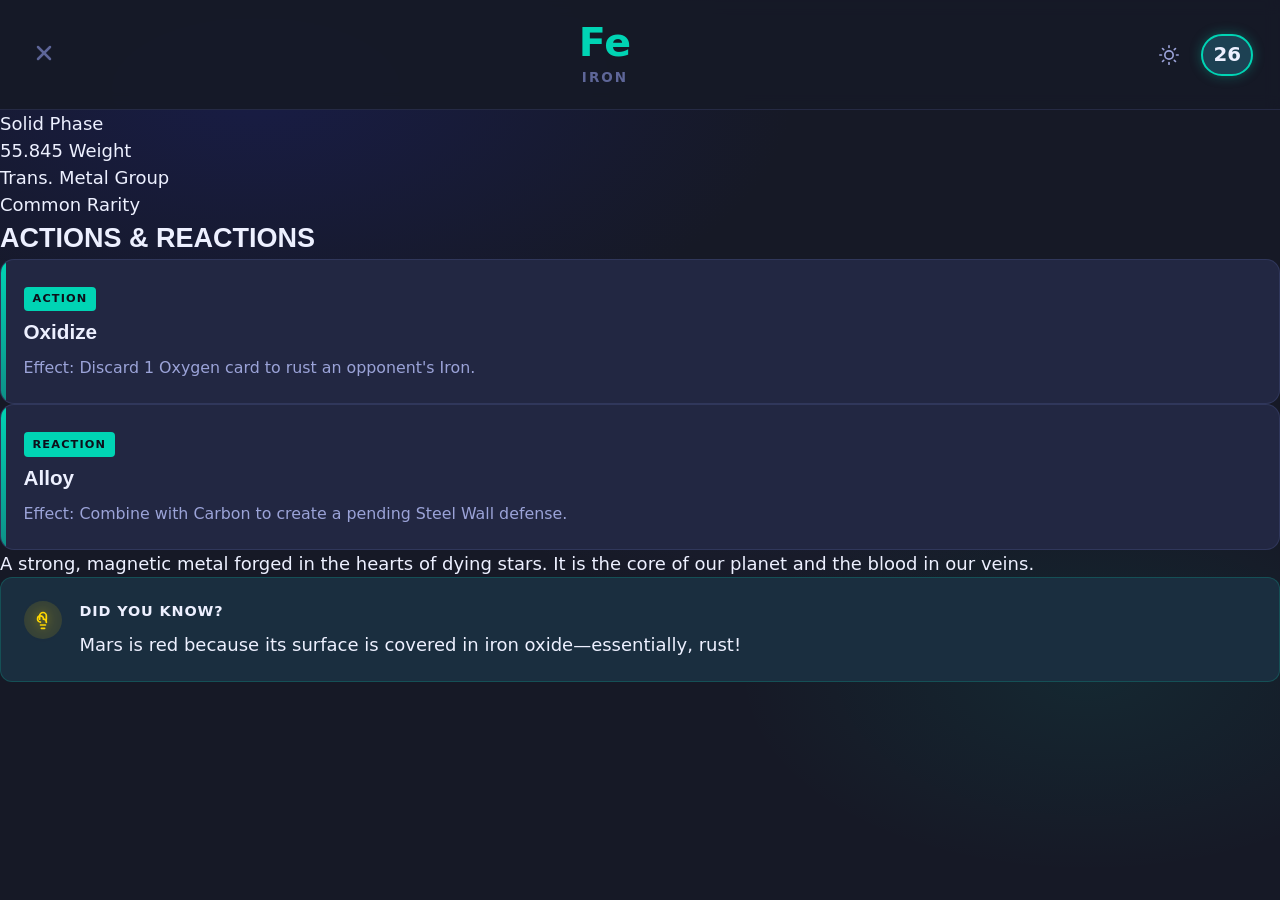
<file: Element.html>
<!DOCTYPE html>
<html lang="en">
<head>
    <meta charset="UTF-8">
    <meta name="viewport" content="width=device-width, initial-scale=1.0">
    <title>Element Dex - Iron</title>
    <!-- Modern typography inspired by Cyber-Lab and mobile applications -->
    <link href="https://fonts.googleapis.com/css2?family=Inter:wght@400;600;800&display=swap" rel="stylesheet">
    <link rel="stylesheet" href="styles.css">
</head>
<body>
    <!-- 
      The parent container sets the group via a data-attribute 
      which maps to CSS variables for dynamic coloring 
    -->
    <div class="app-container" data-group="transition-metal">
        
        <!-- Header Section (The "Identity Block") -->
        <header class="identity-block">
            <!-- Top Left: Large X button for redirect/close -->
            <button class="btn-close" aria-label="Close" onclick="window.location.href='index.html'">
                <svg width="24" height="24" viewBox="0 0 24 24" fill="none" stroke="currentColor" stroke-width="2.5" stroke-linecap="round" stroke-linejoin="round">
                    <line x1="18" y1="6" x2="6" y2="18"></line>
                    <line x1="6" y1="6" x2="18" y2="18"></line>
                </svg>
            </button>
            <div class="element-info">
                <div class="element-symbol">Fe</div>
                <div class="element-name">Iron</div>
            </div>
            <!-- Top Right: Actions & Atomic Number -->
            <div class="atomic-number-wrapper">
                <button class="btn-theme-toggle" id="theme-toggle" aria-label="Toggle Theme" style="margin-right: 0.75rem;">
                    <svg class="icon-sun" xmlns="http://www.w3.org/2000/svg" width="20" height="20" viewBox="0 0 24 24" fill="none" stroke="currentColor" stroke-width="2" stroke-linecap="round" stroke-linejoin="round" style="display:none;"><circle cx="12" cy="12" r="5"/><path d="M12 1v2M12 21v2M4.22 4.22l1.42 1.42M18.36 18.36l1.42 1.42M1 12h2M21 12h2M4.22 19.78l1.42-1.42M18.36 5.64l1.42-1.42"/></svg>
                    <svg class="icon-moon" xmlns="http://www.w3.org/2000/svg" width="20" height="20" viewBox="0 0 24 24" fill="none" stroke="currentColor" stroke-width="2" stroke-linecap="round" stroke-linejoin="round"><path d="M21 12.79A9 9 0 1 1 11.21 3 7 7 0 0 0 21 12.79z"/></svg>
                </button>
                <div class="atomic-number-glow">
                    <span class="atomic-number">26</span>
                </div>
            </div>
        </header>

        <main>
            <!-- Visual & Quick Stats (The "Visual Hook") -->
            <section class="visual-hook" aria-label="Bohr Model View">
                <div class="bohr-container skeleton" id="bohr-target">
                    <!-- Dynamic inline SVG is injected here via script.js -->
                </div>
            </section>

            <!-- Stat Grid -->
            <section class="stat-grid" aria-label="Element Stats">
                <div class="stat-card">
                    <span class="stat-value">Solid</span>
                    <span class="stat-label">Phase</span>
                </div>
                <div class="stat-card">
                    <span class="stat-value">55.845</span>
                    <span class="stat-label">Weight</span>
                </div>
                <div class="stat-card">
                    <span class="stat-value">Trans. Metal</span>
                    <span class="stat-label">Group</span>
                </div>
                <!-- Rarity determines styling adjustments -->
                <div class="stat-card rarity-common">
                    <span class="stat-value highlight-rarity">Common</span>
                    <span class="stat-label">Rarity</span>
                </div>
            </section>

            <!-- Gameplay Logic (The "Action Bar") -->
            <section class="action-bar" aria-label="Action Cards">
                <h2 class="section-title">ACTIONS & REACTIONS</h2>
                
                <!-- Action Card Variant -->
                <div class="interaction-card type-action">
                    <div class="card-header">
                        <span class="card-type-badge">Action</span>
                        <h3 class="card-title">Oxidize</h3>
                    </div>
                    <div class="card-body">
                        <p><span class="effect-label">Effect:</span> Discard 1 Oxygen card to rust an opponent's Iron.</p>
                    </div>
                </div>

                <!-- Reaction Card Variant -->
                <div class="interaction-card type-reaction">
                    <div class="card-header">
                        <span class="card-type-badge">Reaction</span>
                        <h3 class="card-title">Alloy</h3>
                    </div>
                    <div class="card-body">
                        <p><span class="effect-label">Effect:</span> Combine with Carbon to create a pending Steel Wall defense.</p>
                    </div>
                </div>
            </section>

            <!-- Content & Lore -->
            <section class="lore-section" aria-label="Element Lore">
                <p class="blurb">A strong, magnetic metal forged in the hearts of dying stars. It is the core of our planet and the blood in our veins.</p>
                
                <!-- Fun Fact Callout Box -->
                <div class="fun-fact">
                    <div class="icon-bulb-wrapper">
                        <svg class="icon-bulb" xmlns="http://www.w3.org/2000/svg" viewBox="0 0 24 24" fill="none" stroke="currentColor" stroke-width="2" stroke-linecap="round" stroke-linejoin="round">
                            <path d="M14 22h-4"></path>
                            <path d="M15 18h-6"></path>
                            <path d="M9 14.5a3.5 3.5 0 0 1-3.5-3.5v-.5a3.5 3.5 0 0 1 7 0v.5a3.5 3.5 0 0 1 3.5 3.5v.5"></path>
                            <path d="M16 11V7a4 4 0 0 0-8 0v4"></path>
                        </svg>
                    </div>
                    <div class="fact-content">
                        <strong>Did You Know?</strong>
                        <p>Mars is red because its surface is covered in iron oxide—essentially, rust!</p>
                    </div>
                </div>
            </section>
        </main>
    </div>

    <!-- Script loading -->
    <script src="script.js"></script>
</body>
</html>
</file>
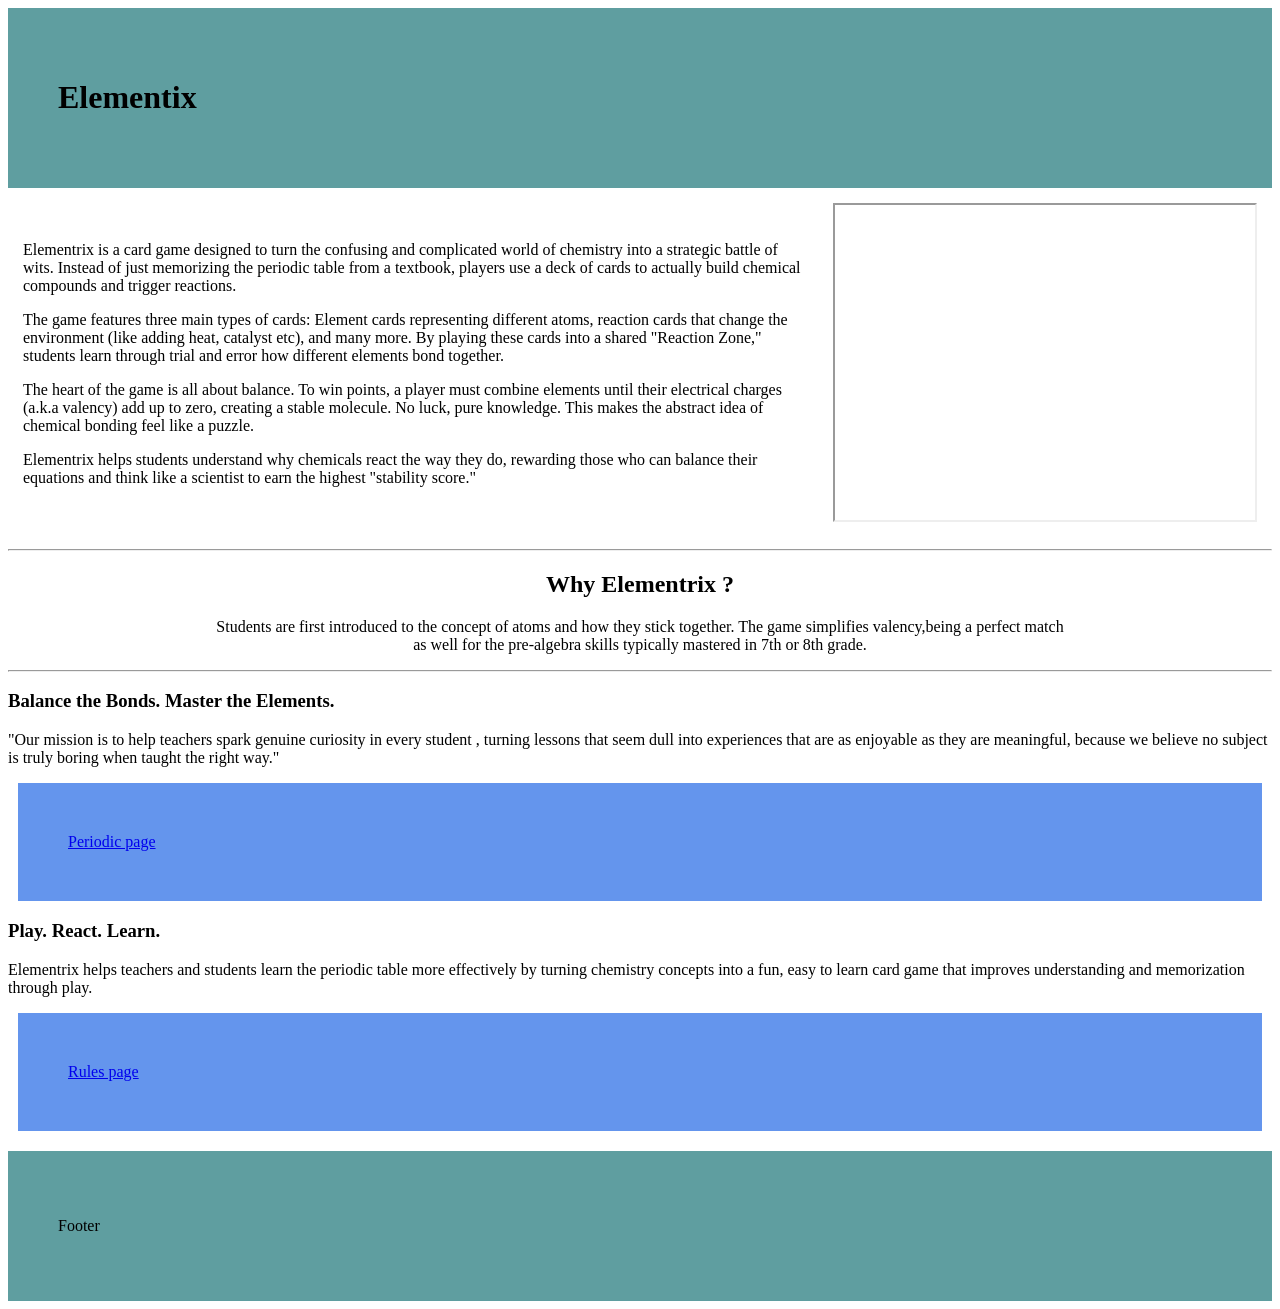
<file: home.html>
<!doctype html>
<html lang="en">
    <head>
        <meta charset="UTF-8" />
        <title>Elementrix</title>
        <link rel="stylesheet" href="index.css" />
    </head>
    <body>
        <header>
            <h1>Elementix</h1>
        </header>

        <!-- Presentation -->

        <div class="first">
            <section class="Text">
                <p>
                    Elementrix is a card game designed to turn the confusing and complicated world of chemistry into a
                    strategic battle of wits. Instead of just memorizing the periodic table from a textbook, players use
                    a deck of cards to actually build chemical compounds and trigger reactions.
                </p>

                <p>
                    The game features three main types of cards: Element cards representing different atoms, reaction
                    cards that change the environment (like adding heat, catalyst etc), and many more. By playing these
                    cards into a shared "Reaction Zone," students learn through trial and error how different elements
                    bond together.
                </p>

                <p>
                    The heart of the game is all about balance. To win points, a player must combine elements until
                    their electrical charges (a.k.a valency) add up to zero, creating a stable molecule. No luck, pure
                    knowledge. This makes the abstract idea of chemical bonding feel like a puzzle.
                </p>

                <p>
                    Elementrix helps students understand why chemicals react the way they do, rewarding those who can
                    balance their equations and think like a scientist to earn the highest "stability score."
                </p>
            </section>

            <section class="video">
                <iframe
                    title="demo presentation"
                    width="420"
                    height="315"
                    src="https://www.youtube.com/embed/AjWfY7SnMBI?playlist=AjWfY7SnMBI&loop=1&autoplay=1&mute=1">
                </iframe>
            </section>
        </div>

        <hr />

        <div class="second">
            <h2>Why Elementrix ?</h2>

            <p>
                Students are first introduced to the concept of atoms and how they stick together. The game simplifies
                valency,being a perfect match as well for the pre-algebra skills typically mastered in 7th or 8th grade.
            </p>
        </div>

        <hr />

        <h3>Balance the Bonds. Master the Elements.</h3>

        <!-- mission statement -->
        <p>
            "Our mission is to help teachers spark genuine curiosity in every student , turning lessons that seem dull
            into experiences that are as enjoyable as they are meaningful, because we believe no subject is truly boring
            when taught the right way."
        </p>

        <!-- Periodic page link -->

        <section class="link">
            <a href="Perdiodic_page.html">Periodic page</a>
        </section>

        <h3>Play. React. Learn.</h3>

        <!-- value proposition -->

        <p>
            Elementrix helps teachers and students learn the periodic table more effectively by turning chemistry
            concepts into a fun, easy to learn card game that improves understanding and memorization through play.
        </p>

        <!-- Rules page link -->
        <section class="link">
            <a
                href="https://raw.githubusercontent.com/saad-radouane/rules/91dd9d0f0ce6cebc691850deb32a2edc5c97f079/FINAL_RULE_MANUAL%20(10).docx"
                download>
                Rules page
            </a>
        </section>

        <!-- link to social media post -->

        <footer>
            <p>Footer</p>
        </footer>
    </body>
</html>
</file>
<file: styles.css>
/* ===== Visual Identity & Performance Configuration ===== */
:root {
    /* Theme: Light Tech Aesthetic */
    --bg-dark: #f8f9fa;
    --bg-subtle: #eef0f4;
    --card-bg: #ffffff;
    --card-bg-alt: #f4f6f9;
    --text-primary: #1c1c1e;
    --text-secondary: #4a4f7a;
    --text-muted: #8a8fa8;

    --card-border: rgba(0, 0, 0, 0.08);
    --card-border-hover: rgba(0, 0, 0, 0.18);

    /* Brand Colors */
    --teal: #00d4b4;
    --navy: #1a1f5e;
    --orange: #ff6b2b;
    --yellow: #f5e642;

    /* Element Group Colors */
    --alkali-metal: #ff4500;
    --alkaline-earth: #ffa500;
    --transition-metal: #00d4b4;
    --post-transition: #00cc66;
    --metalloid: #d4af00;
    --nonmetal: #9b36e8;
    --halogen: #e8003d;
    --noble-gas: #0088ff;
    --action-card: #ff6b2b;
    --condition-card: #d4af00;
    --functional-group: #cc1177;
    --fallback: #888888;

    --accent-color: var(--fallback);

    --glow-spread: 16px;
    --glow-opacity: 0.45;
    --shadow-deep: 0 10px 30px -10px rgba(0, 0, 0, 0.12);
    --shadow-card: 0 2px 8px rgba(0, 0, 0, 0.06);

    --header-bg: rgba(255, 255, 255, 0.88);
    --header-border: rgba(0, 0, 0, 0.07);
    --overlay-bg: rgba(210, 215, 230, 0.65);

    --tier-high: #e8a800;
    --tier-medium: #00b89a;
    --tier-low: #1a1f5e;
}

[data-theme="dark"] {
    --bg-dark: #161926;
    --bg-subtle: #1c2035;
    --card-bg: #222742;
    --card-bg-alt: #283050;
    --text-primary: #edf0ff;
    --text-secondary: #9ba3d8;
    --text-muted: #5e6698;

    --card-border: rgba(120, 135, 220, 0.16);
    --card-border-hover: rgba(120, 135, 220, 0.35);

    --glow-spread: 20px;
    --glow-opacity: 0.4;
    --shadow-deep: 0 20px 50px -10px rgba(0, 0, 0, 0.55);
    --shadow-card: 0 4px 16px rgba(0, 0, 0, 0.25);

    --header-bg: rgba(22, 25, 38, 0.92);
    --header-border: rgba(120, 135, 220, 0.14);
    --overlay-bg: rgba(14, 16, 30, 0.78);

    --tier-high: #f5c842;
    --tier-medium: #00d4b4;
    --tier-low: #7b8aff;
}

[data-group="alkali-metal"] {
    --accent-color: var(--alkali-metal);
}
[data-group="alkaline-earth"] {
    --accent-color: var(--alkaline-earth);
}
[data-group="transition-metal"] {
    --accent-color: var(--transition-metal);
}
[data-group="post-transition"] {
    --accent-color: var(--post-transition);
}
[data-group="metalloid"] {
    --accent-color: var(--metalloid);
}
[data-group="noble-gas"] {
    --accent-color: var(--noble-gas);
}
[data-group="nonmetal"] {
    --accent-color: var(--nonmetal);
}
[data-group="halogen"] {
    --accent-color: var(--halogen);
}
[data-group="action"] {
    --accent-color: var(--action-card);
}
[data-group="condition"] {
    --accent-color: var(--condition-card);
}
[data-group="functional-group"] {
    --accent-color: var(--functional-group);
}

html {
    font-size: 18px;
}

::selection {
    background-color: var(--teal);
    color: #0d0f1a;
}

*,
*::before,
*::after {
    box-sizing: border-box;
    margin: 0;
    padding: 0;
    -webkit-tap-highlight-color: transparent;
}

body {
    background-color: var(--bg-dark);
    color: var(--text-primary);
    font-family:
        "DM Sans",
        system-ui,
        -apple-system,
        sans-serif;
    line-height: 1.5;
    overflow-x: hidden;
    min-height: 100vh;
}

[data-theme="dark"] body {
    background-image: radial-gradient(ellipse 70% 50% at 20% 10%, rgba(26, 31, 94, 0.55) 0%, transparent 60%),
        radial-gradient(ellipse 50% 40% at 85% 75%, rgba(0, 212, 180, 0.08) 0%, transparent 55%),
        radial-gradient(ellipse 40% 30% at 60% 50%, rgba(123, 138, 255, 0.06) 0%, transparent 60%);
}

[data-theme="dark"] #app-content {
    position: relative;
}

h1,
h2,
h3,
h4,
h5,
h6,
.card-title,
.block-title,
.info-card h3 {
    font-family: "Nunito", sans-serif;
}

body,
.global-navbar,
.identity-block,
.periodic-tile,
.atomic-number-glow,
.interaction-card,
.fun-fact,
.media-box,
.info-card,
.tracker-section,
.player-card,
.search-bar,
.filter-btn {
    transition:
        background-color 0.35s ease,
        color 0.35s ease,
        border-color 0.35s ease,
        box-shadow 0.35s ease;
}

/* ===== NAVBAR ===== */
.global-navbar {
    position: fixed;
    top: 0;
    left: 0;
    width: 100%;
    height: 70px;
    background: var(--header-bg);
    backdrop-filter: blur(16px);
    -webkit-backdrop-filter: blur(16px);
    border-bottom: 1px solid var(--header-border);
    z-index: 100;
}

[data-theme="dark"] .global-navbar {
    box-shadow:
        0 1px 0 var(--header-border),
        0 4px 24px rgba(0, 0, 0, 0.3);
    background: rgba(22, 25, 38, 0.94);
}

.nav-content {
    max-width: 1200px;
    height: 100%;
    margin: 0 auto;
    padding: 0 1.5rem;
    display: flex;
    justify-content: space-between;
    align-items: center;
}

.logo {
    display: flex;
    align-items: center;
    gap: 0.5rem;
}

.logo h1 {
    font-family: "Exo 2", sans-serif;
    text-transform: uppercase;
    font-weight: 800;
    font-size: 1.4rem;
    letter-spacing: 0.1em;
    color: var(--text-primary);
}

[data-theme="dark"] .logo h1 {
    background: linear-gradient(90deg, var(--teal) 0%, #edf0ff 50%);
    -webkit-background-clip: text;
    -webkit-text-fill-color: transparent;
    background-clip: text;
}

.nav-links {
    display: flex;
    gap: 1.5rem;
}

.nav-tab {
    background: transparent;
    border: none;
    color: var(--text-secondary);
    font-family: "DM Sans", sans-serif;
    font-weight: 600;
    font-size: 0.95rem;
    cursor: pointer;
    padding: 0.5rem 0.25rem;
    position: relative;
    transition: color 0.25s ease;
}

.nav-tab:hover {
    color: var(--text-primary);
}
.nav-tab.active-tab {
    color: var(--text-primary);
}

.nav-tab.active-tab::after {
    content: "";
    position: absolute;
    bottom: -23px;
    left: 0;
    width: 100%;
    height: 3px;
    background: var(--teal);
    border-radius: 2px 2px 0 0;
}

.btn-theme-toggle {
    background: none;
    border: none;
    color: var(--text-secondary);
    cursor: pointer;
    padding: 0.5rem;
    transition:
        color 0.3s ease,
        transform 0.2s ease;
}
.btn-theme-toggle:hover {
    color: var(--text-primary);
    transform: scale(1.1) rotate(15deg);
}

/* ===== CONTENT ===== */
#app-content {
    width: 100%;
    max-width: 1200px;
    margin: 70px auto 3rem;
    padding: 0 1.5rem;
}

.view-panel {
    display: none;
    animation: fadeIn 0.35s ease forwards;
}
.view-panel.active-panel {
    display: block;
}

@keyframes fadeIn {
    from {
        opacity: 0;
        transform: translateY(8px);
    }
    to {
        opacity: 1;
        transform: translateY(0);
    }
}

.hidden {
    display: none !important;
}

/* ===== HOME ===== */
.home-hero {
    display: flex;
    align-items: center;
    justify-content: space-between;
    gap: 4rem;
    padding: 6rem 0;
}

.hero-content {
    flex: 1;
}

.hero-title {
    font-family: "Exo 2", sans-serif;
    text-transform: uppercase;
    font-size: 3.8rem;
    line-height: 1.05;
    font-weight: 800;
    margin-bottom: 1.5rem;
    color: var(--text-primary);
    letter-spacing: -0.02em;
}

.text-gradient {
    background: linear-gradient(100deg, var(--teal), var(--navy));
    -webkit-background-clip: text;
    -webkit-text-fill-color: transparent;
    background-clip: text;
    color: transparent;
}

[data-theme="dark"] .text-gradient {
    background: linear-gradient(100deg, var(--teal) 0%, #7b8aff 100%);
    -webkit-background-clip: text;
    -webkit-text-fill-color: transparent;
    background-clip: text;
    color: transparent;
}

.hero-desc {
    font-size: 1.05rem;
    color: var(--text-secondary);
    line-height: 1.65;
    margin-bottom: 2.5rem;
    max-width: 500px;
}

.hero-actions {
    display: flex;
    gap: 1rem;
    align-items: center;
}

.btn-primary {
    background: var(--teal);
    color: #0d0f1a;
    padding: 0.85rem 1.75rem;
    border-radius: 10px;
    font-weight: 700;
    font-size: 1rem;
    border: none;
    cursor: pointer;
    letter-spacing: 0.02em;
    transition:
        transform 0.2s ease,
        box-shadow 0.2s ease;
}
.btn-primary:hover {
    transform: translateY(-2px);
    box-shadow: 0 8px 20px rgba(0, 212, 180, 0.3);
}

.btn-secondary {
    display: flex;
    align-items: center;
    gap: 0.5rem;
    background: var(--card-bg);
    color: var(--text-primary);
    padding: 0.85rem 1.75rem;
    border-radius: 10px;
    font-weight: 600;
    font-size: 1rem;
    text-decoration: none;
    border: 1px solid var(--card-border);
    cursor: pointer;
    transition:
        background 0.2s,
        border-color 0.2s,
        color 0.2s,
        box-shadow 0.2s;
}
.btn-secondary:hover {
    background: var(--orange);
    color: #fff;
    border-color: var(--orange);
    box-shadow: 0 4px 16px rgba(255, 107, 43, 0.3);
}

.hero-video-wrapper {
    flex: 1;
    width: 100%;
    aspect-ratio: 16/9;
    border-radius: 16px;
    overflow: hidden;
    position: relative;
    box-shadow: var(--shadow-deep);
    border: 1px solid var(--card-border);
}

[data-theme="dark"] .hero-video-wrapper {
    box-shadow:
        var(--shadow-deep),
        0 0 0 1px rgba(100, 110, 200, 0.15);
}

.hero-video {
    position: absolute;
    top: 0;
    left: 0;
    width: 100%;
    height: 100%;
    border: none;
}

.info-grid {
    display: grid;
    grid-template-columns: repeat(auto-fit, minmax(280px, 1fr));
    gap: 1.5rem;
    margin-bottom: 4rem;
}

.info-card {
    border-radius: 16px;
    padding: 2rem;
    border: 2px solid transparent;
    position: relative;
    overflow: hidden;
}

.info-card::before {
    content: "";
    position: absolute;
    inset: 0;
    border-radius: 14px;
    opacity: 0.12;
    background: radial-gradient(circle at top left, rgba(255, 255, 255, 0.3) 0%, transparent 60%);
    pointer-events: none;
}

.info-card h3 {
    font-size: 1.2rem;
    margin-bottom: 0.75rem;
}
.info-card:nth-child(1) {
    background: var(--teal);
    border-color: var(--teal);
}
.info-card:nth-child(2) {
    background: var(--orange);
    border-color: var(--orange);
}
.info-card:nth-child(3) {
    background: var(--navy);
    border-color: var(--navy);
}
[data-theme="dark"] .info-card:nth-child(3) {
    background: linear-gradient(135deg, #1a1f5e 0%, #252c80 100%);
    border-color: #3d47a8;
}
.info-card h3,
.info-card p {
    color: #ffffff;
}

.home-footer {
    text-align: center;
    padding: 2rem 0;
    border-top: 1px solid var(--card-border);
    color: var(--text-muted);
    font-size: 0.9rem;
}

/* ===== PERIODIC TABLE ===== */
.periodic-grid-container {
    width: 100%;
    overflow-x: auto;
    padding-bottom: 1rem;
    padding-top: 1rem;
}

.periodic-table {
    display: grid;
    grid-template-columns: repeat(18, minmax(45px, 1fr));
    gap: 0.4rem;
    min-width: 900px;
}

.periodic-tile {
    position: relative;
    aspect-ratio: 1;
    background: var(--card-bg);
    border: 1px solid var(--card-border);
    border-radius: 9px;
    display: flex;
    flex-direction: column;
    align-items: center;
    justify-content: center;
    cursor: pointer;
    transition:
        opacity 0.25s,
        background 0.25s,
        box-shadow 0.25s,
        transform 0.2s,
        border-color 0.25s;
}

.tile-faded {
    opacity: 0.06 !important;
    pointer-events: none;
    border-color: transparent !important;
}

.periodic-tile .tile-number {
    position: absolute;
    top: 4px;
    left: 4px;
    font-size: 0.55rem;
    color: var(--text-muted);
    font-weight: 600;
}

.periodic-tile .tile-symbol {
    font-size: 1.2rem;
    font-weight: 700;
    color: var(--accent-color, var(--text-primary));
}

.periodic-tile .tile-name {
    font-size: 0.5rem;
    text-transform: uppercase;
    color: var(--text-muted);
    opacity: 0.9;
}

.periodic-tile[data-tier="high"] {
    --accent-color: var(--tier-high);
}
.periodic-tile[data-tier="medium"] {
    --accent-color: var(--tier-medium);
}
.periodic-tile[data-tier="low"] {
    --accent-color: var(--tier-low);
}

.periodic-tile.active-element {
    border-color: color-mix(in srgb, var(--accent-color) 50%, transparent);
}

.periodic-tile.active-element:hover {
    transform: translateY(-3px) scale(1.07);
    box-shadow: 0 6px 16px color-mix(in srgb, var(--accent-color) 30%, transparent);
    z-index: 10;
    border-color: var(--accent-color);
    background: color-mix(in srgb, var(--accent-color) 10%, var(--card-bg));
}

.periodic-tile.inactive-element {
    opacity: 0.65;
    border-color: rgba(200, 0, 60, 0.22);
}

[data-theme="dark"] .periodic-tile.inactive-element {
    opacity: 0.5;
    border-color: rgba(255, 80, 130, 0.18);
}

.periodic-tile.inactive-element .tile-symbol,
.periodic-tile.inactive-element .tile-name,
.periodic-tile.inactive-element .tile-number {
    color: #d0004a;
}

[data-theme="dark"] .periodic-tile.inactive-element .tile-symbol,
[data-theme="dark"] .periodic-tile.inactive-element .tile-name,
[data-theme="dark"] .periodic-tile.inactive-element .tile-number {
    color: #ff6699;
}

.periodic-tile.inactive-element:hover {
    opacity: 0.9;
    border-color: rgba(255, 80, 130, 0.5);
    transform: translateY(-2px);
}

.table-legend {
    display: flex;
    justify-content: center;
    gap: 1.5rem;
    margin-top: 2rem;
    flex-wrap: wrap;
}
.legend-item {
    display: flex;
    align-items: center;
    gap: 0.5rem;
    font-size: 0.85rem;
    color: var(--text-secondary);
}
.legend-color {
    width: 14px;
    height: 14px;
    border-radius: 3px;
    display: inline-block;
}
.legend-high {
    background: var(--tier-high);
}
.legend-medium {
    background: var(--tier-medium);
}
.legend-low {
    background: var(--tier-low);
}
.legend-inactive {
    background: #d0004a;
}
[data-theme="dark"] .legend-inactive {
    background: #ff6699;
}

/* ===== ACTION DECK ===== */
.deck-header {
    display: flex;
    justify-content: space-between;
    align-items: flex-end;
    margin-top: 5rem;
    margin-bottom: 2rem;
    flex-wrap: wrap;
    gap: 1rem;
}

.view-title {
    font-family: "Exo 2", sans-serif;
    text-transform: uppercase;
    font-weight: 800;
    font-size: 2.5rem;
    color: var(--text-primary);
    letter-spacing: -0.01em;
}
.view-subtitle {
    color: var(--text-secondary);
    font-size: 1rem;
    margin-top: 0.25rem;
}

.deck-controls {
    display: flex;
    flex-direction: column;
    gap: 0.75rem;
    align-items: flex-end;
}

.search-bar {
    display: flex;
    align-items: center;
    background: var(--card-bg);
    border: 1px solid var(--card-border);
    border-radius: 10px;
    padding: 0.5rem 1rem;
    gap: 0.5rem;
    transition:
        border-color 0.2s,
        box-shadow 0.2s;
}

.search-bar:focus-within {
    border-color: var(--teal);
    box-shadow: 0 0 0 3px rgba(0, 212, 180, 0.12);
}

[data-theme="dark"] .search-bar {
    background: var(--bg-subtle);
}

.search-bar svg {
    color: var(--text-muted);
}

.search-bar input {
    border: none;
    background: none;
    outline: none;
    color: var(--text-primary);
    font-size: 0.95rem;
    width: 200px;
}
.search-bar input::placeholder {
    color: var(--text-muted);
}

.filter-group {
    display: flex;
    gap: 0.4rem;
    flex-wrap: wrap;
    justify-content: flex-end;
}

.filter-btn {
    background: var(--card-bg);
    border: 1px solid var(--card-border);
    color: var(--text-secondary);
    padding: 0.4rem 0.9rem;
    border-radius: 20px;
    font-size: 0.78rem;
    font-weight: 600;
    cursor: pointer;
    transition: all 0.2s ease;
}

[data-theme="dark"] .filter-btn {
    background: var(--bg-subtle);
}

.filter-btn:hover {
    border-color: var(--card-border-hover);
    color: var(--text-primary);
}

[data-theme="dark"] .filter-btn:hover {
    background: var(--card-bg-alt);
}

.filter-btn.active {
    background: var(--text-primary);
    color: var(--bg-dark);
    border-color: var(--text-primary);
}

[data-theme="dark"] .filter-btn.active {
    background: #edf0ff;
    color: #0d0f1a;
    border-color: #edf0ff;
}

.action-cards-grid {
    display: grid;
    grid-template-columns: repeat(auto-fill, minmax(280px, 1fr));
    gap: 1.25rem;
}

.empty-state {
    text-align: center;
    padding: 4rem 2rem;
    color: var(--text-muted);
    font-size: 1rem;
    background: var(--card-bg);
    border: 1px dashed var(--card-border);
    border-radius: 12px;
}

.interaction-card {
    background: var(--card-bg);
    border-radius: 14px;
    border: 1px solid var(--card-border);
    overflow: hidden;
    position: relative;
    cursor: pointer;
    transition:
        border-color 0.25s,
        transform 0.2s,
        box-shadow 0.25s,
        background 0.25s;
}

.interaction-card.hidden {
    display: none;
}

.interaction-card:hover {
    border-color: var(--accent-color);
    transform: translateY(-4px);
    box-shadow: 0 12px 28px rgba(0, 0, 0, 0.12);
    background: color-mix(in srgb, var(--accent-color) 4%, var(--card-bg));
}

[data-theme="dark"] .interaction-card:hover {
    box-shadow:
        0 12px 32px rgba(0, 0, 0, 0.5),
        0 0 0 1px var(--accent-color);
    background: color-mix(in srgb, var(--accent-color) 7%, var(--card-bg));
}

.interaction-card::before {
    content: "";
    position: absolute;
    left: 0;
    top: 0;
    bottom: 0;
    width: 5px;
    background: linear-gradient(180deg, var(--accent-color), color-mix(in srgb, var(--accent-color) 60%, transparent));
}

.interaction-card .card-header {
    padding: 1.25rem 1.25rem 0.5rem;
}

.interaction-card .card-type-badge {
    font-size: 0.63rem;
    text-transform: uppercase;
    letter-spacing: 0.1em;
    font-weight: 800;
    background-color: var(--accent-color);
    color: #0d0f1a;
    padding: 0.2rem 0.5rem;
    border-radius: 4px;
    display: inline-block;
}

.interaction-card[data-group="action"] .card-type-badge,
.interaction-card[data-group="noble-gas"] .card-type-badge,
.interaction-card[data-group="functional-group"] .card-type-badge {
    color: #ffffff;
}

.interaction-card .card-title {
    font-size: 1.15rem;
    font-weight: 700;
    color: var(--text-primary);
    margin-top: 0.3rem;
}

.interaction-card .card-body {
    padding: 0 1.25rem 1.25rem;
}

.interaction-card .card-body p {
    font-size: 0.88rem;
    color: var(--text-secondary);
    line-height: 1.55;
    display: -webkit-box;
    -webkit-line-clamp: 3;
    -webkit-box-orient: vertical;
    overflow: hidden;
}

/* ===== OVERLAY ===== */
.overlay-container {
    position: fixed;
    top: 0;
    left: 0;
    width: 100vw;
    height: 100vh;
    background: var(--overlay-bg);
    backdrop-filter: blur(10px);
    -webkit-backdrop-filter: blur(10px);
    z-index: 999;
    display: flex;
    justify-content: center;
    align-items: center;
    padding: 1.5rem;
}

.identity-card {
    background: var(--card-bg);
    width: 100%;
    max-width: 500px;
    height: 90vh;
    max-height: 860px;
    border-radius: 22px;
    box-shadow:
        var(--shadow-deep),
        0 0 0 1px var(--card-border);
    display: flex;
    flex-direction: column;
    overflow: hidden;
    position: relative;
    border-top: 4px solid var(--accent-color);
}

[data-theme="dark"] .identity-card {
    box-shadow:
        var(--shadow-deep),
        0 0 0 1px var(--card-border),
        0 0 60px rgba(0, 0, 0, 0.35);
}

.identity-block {
    position: relative;
    z-index: 10;
    display: flex;
    justify-content: space-between;
    align-items: center;
    padding: 1.25rem 1.5rem;
    background: var(--header-bg);
    border-bottom: 1px solid var(--card-border);
    backdrop-filter: blur(8px);
}

.btn-close {
    background: none;
    border: none;
    color: var(--text-muted);
    cursor: pointer;
    transition:
        color 0.2s,
        transform 0.2s;
    padding: 0.25rem;
    border-radius: 6px;
}
.btn-close:hover {
    color: var(--text-primary);
    transform: scale(1.1);
}

.element-info {
    text-align: center;
    flex-grow: 1;
    display: flex;
    flex-direction: column;
    align-items: center;
}

.element-symbol {
    font-size: 2.2rem;
    font-weight: 800;
    line-height: 1;
    color: var(--accent-color);
}

.element-name {
    font-size: 0.75rem;
    font-weight: 700;
    text-transform: uppercase;
    letter-spacing: 0.15em;
    color: var(--text-muted);
    margin-top: 0.25rem;
}

.atomic-number-wrapper {
    display: flex;
    align-items: center;
    justify-content: flex-end;
}

.atomic-number-glow {
    position: relative;
    min-width: 42px;
    height: 42px;
    padding: 0 10px;
    display: flex;
    align-items: center;
    justify-content: center;
    border-radius: 21px;
    background: color-mix(in srgb, var(--accent-color) 15%, var(--card-bg));
    border: 2px solid var(--accent-color);
    box-shadow: 0 0 12px color-mix(in srgb, var(--accent-color) 35%, transparent);
}

.atomic-number {
    font-weight: 800;
    font-size: 1.1rem;
    color: var(--text-primary);
}

.scroll-content {
    flex: 1;
    overflow-y: auto;
    padding: 1.5rem;
    display: flex;
    flex-direction: column;
    gap: 1.5rem;
    scrollbar-width: thin;
    scrollbar-color: var(--card-border) transparent;
}

.scroll-content::-webkit-scrollbar {
    width: 4px;
}
.scroll-content::-webkit-scrollbar-track {
    background: transparent;
}
.scroll-content::-webkit-scrollbar-thumb {
    background: var(--card-border);
    border-radius: 4px;
}

.media-box-wrapper {
    display: flex;
    justify-content: center;
    width: 100%;
}

.media-box {
    width: 100%;
    aspect-ratio: 16/10;
    border-radius: 12px;
    background: var(--bg-subtle);
    border: 1px solid var(--card-border);
    overflow: hidden;
    position: relative;
}

[data-theme="dark"] .media-box {
    background: #1c2035;
    box-shadow: inset 0 0 30px rgba(0, 0, 0, 0.2);
}

.media-box img {
    width: 100%;
    height: 100%;
    object-fit: contain;
}
[data-theme="dark"] .media-box img {
    opacity: 0.92;
}

.blocks-wrapper {
    display: flex;
    flex-direction: column;
    gap: 1.25rem;
}

.block-title {
    font-size: 0.7rem;
    text-transform: uppercase;
    letter-spacing: 0.12em;
    color: var(--accent-color);
    margin-bottom: 0.5rem;
    font-weight: 800;
}

.desc-why p {
    font-size: 0.95rem;
    color: var(--text-primary);
    line-height: 1.65;
}

.desc-chem div {
    color: var(--text-secondary);
    font-size: 0.82rem;
}
.desc-chem strong {
    color: var(--text-primary);
    font-size: 0.78rem;
    text-transform: uppercase;
    letter-spacing: 0.05em;
}

.highlight-box {
    background: color-mix(in srgb, var(--accent-color) 8%, var(--card-bg));
    border: 1px solid color-mix(in srgb, var(--accent-color) 20%, transparent);
    border-left: 4px solid var(--accent-color);
    padding: 1rem;
    border-radius: 0 8px 8px 0;
}

[data-theme="dark"] .highlight-box {
    background: color-mix(in srgb, var(--accent-color) 10%, var(--bg-subtle));
    border-color: color-mix(in srgb, var(--accent-color) 25%, transparent);
}

.highlight-box p {
    font-size: 0.9rem;
    color: var(--text-primary);
    font-weight: 600;
    line-height: 1.55;
}

.fun-fact {
    background: color-mix(in srgb, var(--accent-color) 6%, var(--bg-subtle));
    border: 1px solid color-mix(in srgb, var(--accent-color) 18%, transparent);
    border-radius: 12px;
    padding: 1.25rem;
    display: flex;
    gap: 1rem;
    align-items: flex-start;
}

[data-theme="dark"] .fun-fact {
    background: color-mix(in srgb, var(--accent-color) 8%, var(--bg-subtle));
    border-color: color-mix(in srgb, var(--accent-color) 20%, transparent);
}

.icon-bulb-wrapper {
    background: rgba(255, 215, 0, 0.12);
    padding: 0.5rem;
    border-radius: 50%;
    display: flex;
    align-items: center;
    justify-content: center;
    flex-shrink: 0;
}

.icon-bulb {
    width: 20px;
    height: 20px;
    color: #ffd700;
    filter: drop-shadow(0 0 6px rgba(255, 215, 0, 0.5));
}

.fact-content strong {
    display: block;
    color: var(--text-primary);
    font-size: 0.8rem;
    margin-bottom: 0.5rem;
    text-transform: uppercase;
    letter-spacing: 0.06em;
    font-weight: 800;
}

.funfact-list {
    color: var(--text-secondary);
    font-size: 0.88rem;
    line-height: 1.55;
    padding-left: 1.2rem;
    margin: 0;
}

.funfact-list li {
    margin-bottom: 0.4rem;
}
.funfact-list li:last-child {
    margin-bottom: 0;
}

/* ===== GAME TRACKER ===== */
.tracker-layout {
    display: flex;
    flex-direction: column;
    gap: 2rem;
}

@media (min-width: 768px) {
    .tracker-layout {
        flex-direction: row;
        align-items: flex-start;
    }
    .instability-section {
        flex: 1;
    }
    .players-section {
        flex: 2;
    }
}

.tracker-section {
    background: var(--card-bg);
    border: 1px solid var(--card-border);
    border-radius: 18px;
    padding: 1.75rem;
    box-shadow: var(--shadow-card);
}

[data-theme="dark"] .tracker-section {
    box-shadow: 0 4px 24px rgba(0, 0, 0, 0.25);
    border-color: rgba(120, 135, 220, 0.2);
}

.tracker-title {
    font-size: 1.3rem;
    color: var(--text-primary);
    margin-bottom: 1.5rem;
    font-family: "Exo 2", sans-serif;
    text-transform: uppercase;
    font-weight: 800;
}

.meter-display {
    aspect-ratio: 1;
    width: 100%;
    max-width: 190px;
    margin: 0 auto 1.5rem;
    border-radius: 50%;
    background: var(--alkali-metal);
    border: 4px solid color-mix(in srgb, var(--alkali-metal) 60%, #000);
    display: flex;
    align-items: center;
    justify-content: center;
    position: relative;
    box-shadow:
        inset 0 0 30px rgba(0, 0, 0, 0.25),
        0 0 24px color-mix(in srgb, var(--alkali-metal) 40%, transparent);
    transition: all 0.3s ease;
}

[data-theme="dark"] .meter-display {
    box-shadow:
        inset 0 0 40px rgba(0, 0, 0, 0.4),
        0 0 30px color-mix(in srgb, var(--alkali-metal) 35%, transparent);
}

.meter-display.danger {
    background: #cc3700;
    box-shadow:
        inset 0 0 50px rgba(0, 0, 0, 0.4),
        0 0 50px rgba(255, 69, 0, 0.7);
    animation: pulse-danger 0.5s infinite alternate;
}

@keyframes pulse-danger {
    from {
        transform: scale(1);
    }
    to {
        transform: scale(1.03);
    }
}

.meter-value {
    font-size: 4rem;
    font-weight: 800;
    color: #ffffff;
    font-family: "Exo 2", sans-serif;
}

.boom-effect {
    position: absolute;
    font-size: 4rem;
    font-weight: 800;
    color: #fff;
    background: var(--alkali-metal);
    padding: 1rem 2rem;
    border-radius: 12px;
    transform: rotate(-10deg) scale(1);
    animation: boom-anim 0.5s cubic-bezier(0.175, 0.885, 0.32, 1.275) forwards;
    z-index: 10;
    box-shadow: 0 10px 30px rgba(255, 69, 0, 0.5);
}

@keyframes boom-anim {
    0% {
        transform: rotate(-10deg) scale(0);
        opacity: 0;
    }
    50% {
        transform: rotate(-10deg) scale(1.2);
        opacity: 1;
    }
    100% {
        transform: rotate(-10deg) scale(1);
        opacity: 1;
    }
}

.meter-controls {
    display: flex;
    gap: 1rem;
    justify-content: center;
    flex-wrap: wrap;
}

.btn-meter {
    background: var(--alkali-metal);
    color: #fff;
    border: none;
}
.btn-meter:hover {
    background: #e03d00;
    box-shadow: 0 6px 16px rgba(255, 69, 0, 0.3);
}

.players-header {
    display: flex;
    justify-content: space-between;
    align-items: center;
    margin-bottom: 1.5rem;
}

.players-grid {
    display: grid;
    grid-template-columns: repeat(auto-fill, minmax(140px, 1fr));
    gap: 1rem;
}

.player-card {
    background: var(--teal);
    border: 2px solid color-mix(in srgb, var(--teal) 70%, #000);
    border-radius: 12px;
    padding: 1rem;
    display: flex;
    flex-direction: column;
    align-items: center;
    gap: 0.5rem;
    transition:
        transform 0.2s,
        box-shadow 0.2s;
}

[data-theme="dark"] .player-card {
    background: color-mix(in srgb, var(--teal) 80%, #000);
    border-color: var(--teal);
    box-shadow: 0 4px 16px color-mix(in srgb, var(--teal) 25%, transparent);
}

.player-card:hover {
    transform: translateY(-2px);
    box-shadow: 0 8px 20px color-mix(in srgb, var(--teal) 25%, transparent);
}

.player-name-input {
    width: 100%;
    text-align: center;
    font-family: "Nunito", sans-serif;
    font-size: 1rem;
    font-weight: 700;
    color: #ffffff;
    background: transparent;
    border: 1px dashed transparent;
    padding: 0.25rem;
    border-radius: 4px;
    transition: border 0.2s;
}
.player-name-input:hover,
.player-name-input:focus {
    border-color: rgba(255, 255, 255, 0.5);
    outline: none;
}
.player-name-input::placeholder {
    color: rgba(255, 255, 255, 0.6);
}

.player-score {
    font-size: 2.5rem;
    font-weight: 800;
    color: #ffffff;
    font-family: "Exo 2", sans-serif;
}

.score-controls {
    display: flex;
    gap: 0.5rem;
    align-items: center;
}

.btn-score {
    width: 32px;
    height: 32px;
    border-radius: 50%;
    background: transparent;
    border: 2px solid rgba(255, 255, 255, 0.7);
    color: #ffffff;
    font-size: 1.2rem;
    font-weight: bold;
    display: flex;
    align-items: center;
    justify-content: center;
    cursor: pointer;
    transition: all 0.2s;
}
.btn-score:hover {
    background: #ffffff;
    color: var(--teal);
    border-color: #ffffff;
}

.btn-score-reset {
    background: transparent;
    border: none;
    color: rgba(255, 255, 255, 0.7);
    font-size: 0.78rem;
    cursor: pointer;
    text-decoration: underline;
    margin-top: 0.25rem;
}
.btn-score-reset:hover {
    color: #ffffff;
}

/* ===== RESPONSIVE ===== */
@media (max-width: 768px) {
    .global-navbar {
        height: auto;
        padding-bottom: 0.5rem;
    }
    .nav-content {
        flex-wrap: wrap;
        padding-top: 0.5rem;
    }
    .logo {
        flex-grow: 1;
    }
    .btn-theme-toggle {
        order: 2;
    }
    .nav-links {
        order: 3;
        width: 100%;
        justify-content: center;
        margin-top: 0.5rem;
        gap: 1rem;
    }
    #app-content {
        margin-top: 150px;
    }

    .periodic-grid-container {
        padding-top: 0;
    }
    .periodic-table {
        min-width: 0;
        grid-template-columns: repeat(auto-fill, minmax(70px, 1fr));
        gap: 0.5rem;
    }
    .periodic-tile {
        grid-column: auto !important;
        grid-row: auto !important;
    }
    .periodic-tile .tile-symbol {
        font-size: 1rem;
    }

    .home-hero {
        flex-direction: column-reverse;
        padding: 2rem 0;
        gap: 2rem;
        text-align: center;
    }
    .hero-actions {
        justify-content: center;
    }
    .hero-title {
        font-size: 2.2rem;
    }
    .hero-desc {
        margin: 0 auto 2rem;
    }

    .nav-tab {
        font-size: 0.85rem;
    }
    .nav-tab.active-tab::after {
        bottom: -10px;
    }

    .overlay-container {
        padding: 0;
    }
    .identity-card {
        height: 100vh;
        max-height: 100vh;
        border-radius: 0;
        border-top: 6px solid var(--accent-color);
    }

    .view-title {
        font-size: 1.8rem;
    }
    .players-header {
        flex-direction: column;
        align-items: flex-start;
        gap: 1rem;
    }
    .players-header > div {
        width: 100%;
        justify-content: space-between;
    }
    .deck-controls {
        align-items: flex-start;
    }
    .filter-group {
        justify-content: flex-start;
    }
}

/* ===== DARK MODE GLOW ENHANCEMENTS ===== */

/* Hero title glow */
[data-theme="dark"] .hero-title {
    text-shadow: 0 0 80px rgba(40, 64, 255, 0.28);
}

/* Teal glow on the primary CTA */
[data-theme="dark"] .btn-primary {
    box-shadow:
        0 4px 20px rgba(0, 212, 180, 0.35),
        0 0 0 1px rgba(0, 212, 180, 0.2);
}

/* Subtle glow edge on the video embed */
[data-theme="dark"] .hero-video-wrapper {
    box-shadow:
        0 0 0 1px rgba(100, 110, 200, 0.15),
        0 0 40px rgba(123, 138, 255, 0.12),
        0 20px 60px rgba(0, 0, 0, 0.6);
}

/* Info cards — each picks up its own background color as a glow */
[data-theme="dark"] .info-card:nth-child(1) {
    box-shadow:
        0 4px 30px rgba(0, 212, 180, 0.3),
        0 0 0 1px rgba(0, 212, 180, 0.25);
}
[data-theme="dark"] .info-card:nth-child(2) {
    box-shadow:
        0 4px 30px rgba(255, 107, 43, 0.3),
        0 0 0 1px rgba(255, 107, 43, 0.25);
}
[data-theme="dark"] .info-card:nth-child(3) {
    box-shadow:
        0 4px 30px rgba(61, 71, 168, 0.35),
        0 0 0 1px rgba(80, 100, 210, 0.3);
}

/* Active periodic table tiles — glow matches their accent color */
[data-theme="dark"] .periodic-tile.active-element {
    box-shadow: 0 0 8px color-mix(in srgb, var(--accent-color) 30%, transparent);
}

[data-theme="dark"] .periodic-tile.active-element:hover {
    box-shadow:
        0 6px 20px color-mix(in srgb, var(--accent-color) 40%, transparent),
        0 0 12px color-mix(in srgb, var(--accent-color) 25%, transparent);
}
</file>
<file: index.css>
header,
footer {
    padding: 50px;
    background-color: cadetblue;
}

footer {
    margin-top: 20px;
}

.link {
    padding: 50px;
    background-color: cornflowerblue;
    margin: 10px;
}

.first {
    display: flex;
    justify-content: center;
    flex-direction: row;
    align-content: center;
    align-items: center;
}

.first section {
    margin: 15px;
}

.second {
    text-align: center;
    margin-left: 200px;
    margin-right: 200px;
}
</file>
